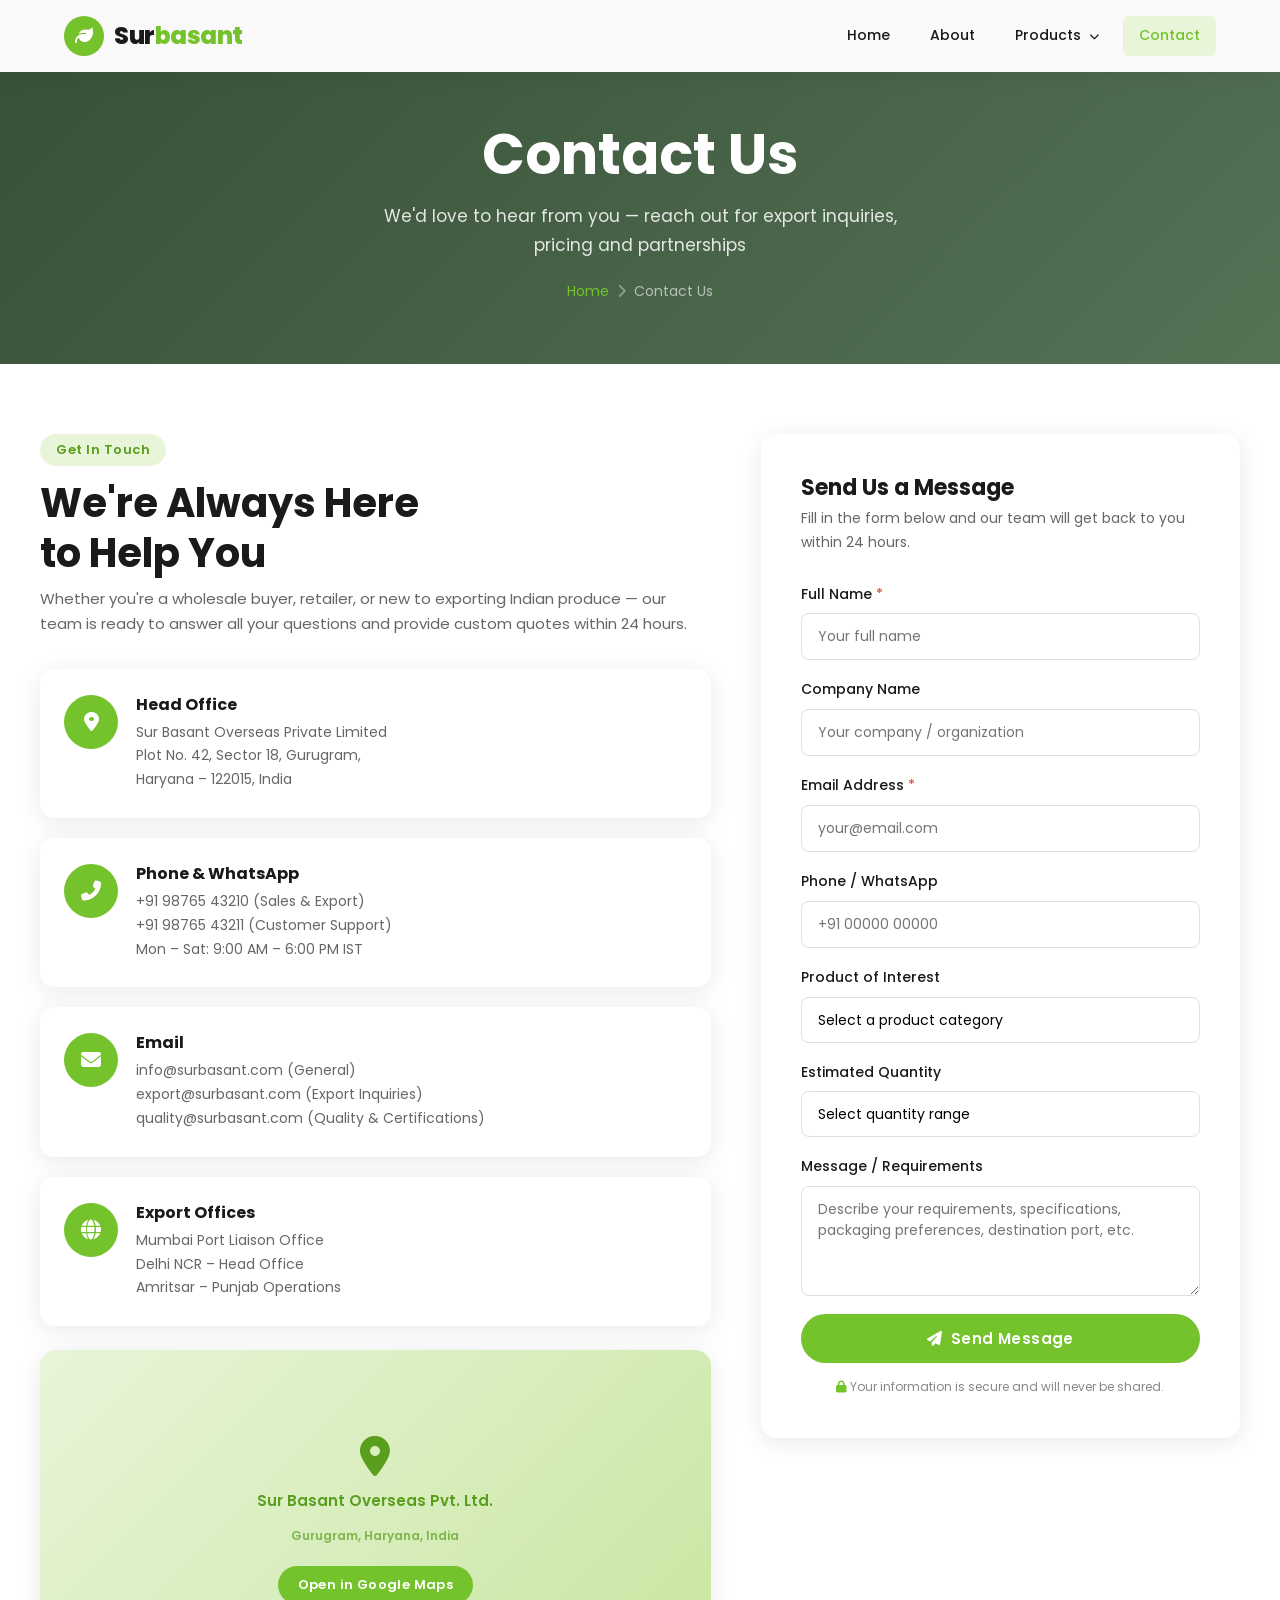
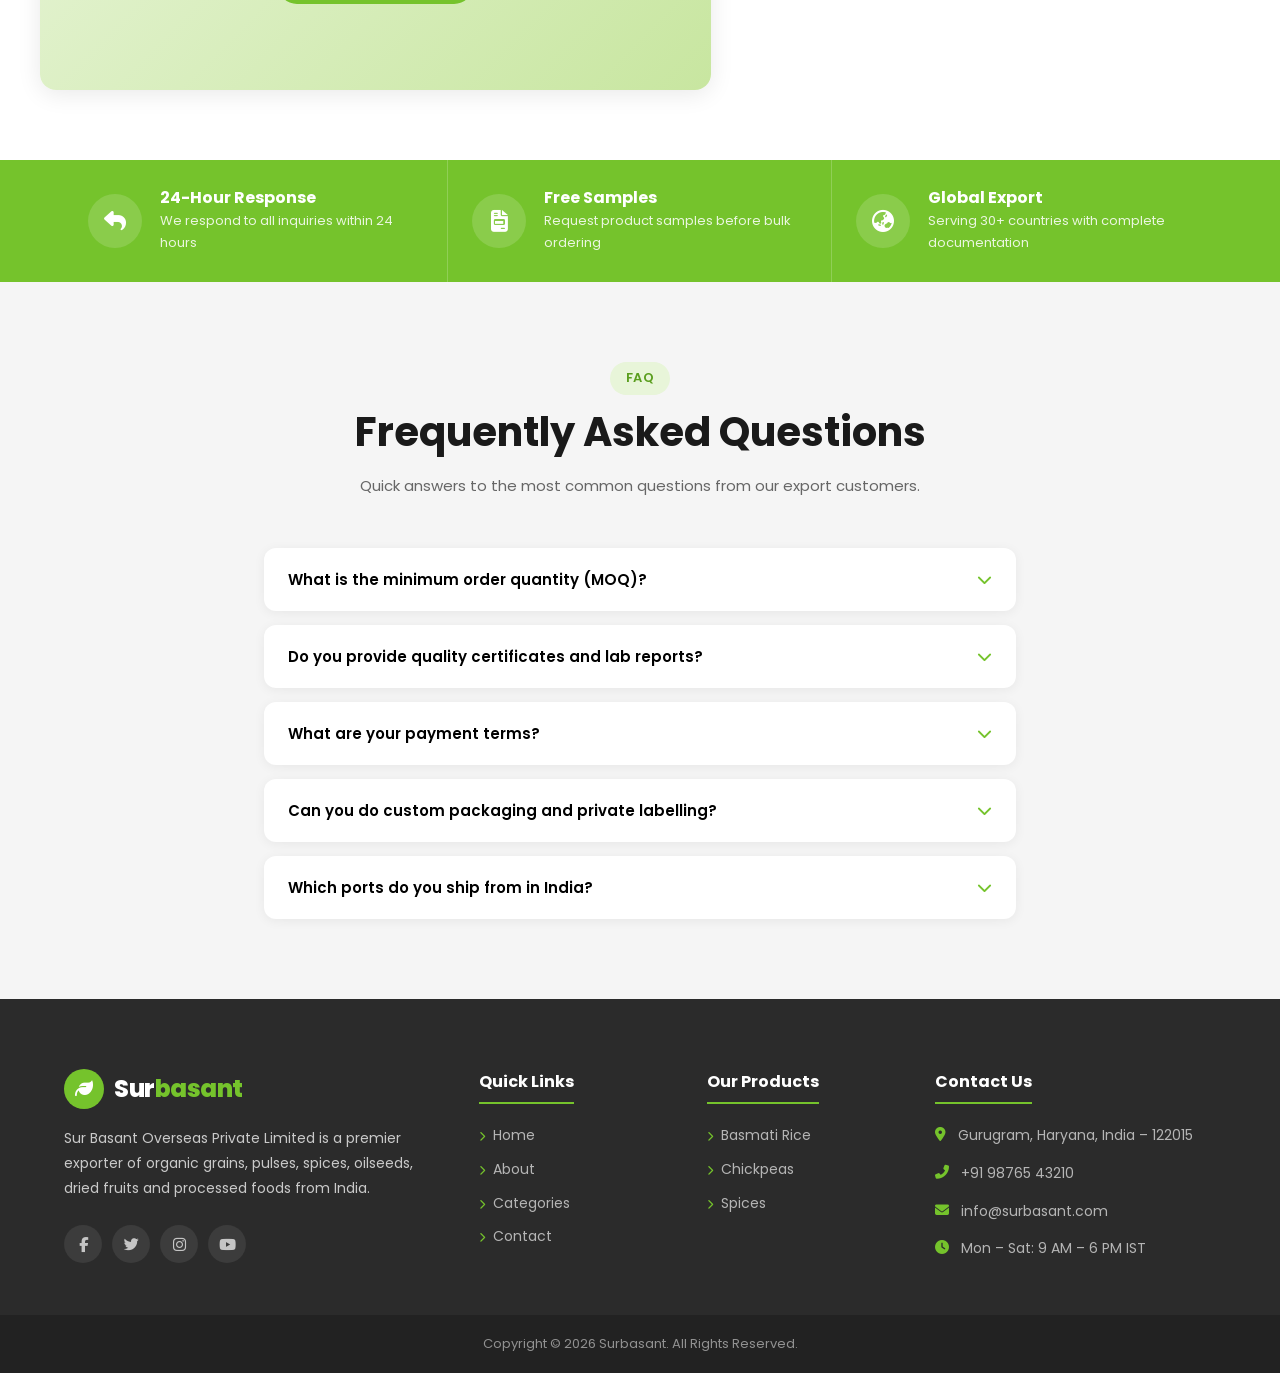
<file: contact.html>
<!DOCTYPE html>
<html lang="en">
<head>
  <meta charset="UTF-8" />
  <meta name="viewport" content="width=device-width, initial-scale=1.0" />
  <title>Contact Us – Sur Basant Overseas Private Limited</title>
  <meta name="description" content="Contact Sur Basant Overseas Private Limited for export inquiries, bulk orders, pricing and partnership. Reach us by phone, email or fill our contact form." />
  <link rel="preconnect" href="https://fonts.googleapis.com" />
  <link href="https://fonts.googleapis.com/css2?family=Poppins:wght@300;400;500;600;700;800&display=swap" rel="stylesheet" />
  <link rel="stylesheet" href="https://cdnjs.cloudflare.com/ajax/libs/font-awesome/6.5.0/css/all.min.css" />
  <link rel="stylesheet" href="style.css" />
</head>
<body>

  <!-- HEADER -->
  <header class="site-header" id="site-header">
    <div class="container header-inner">
      <div class="logo">
        <a href="index.html">
          <span class="logo-icon"><i class="fas fa-leaf"></i></span>
          <span class="logo-text">Sur<span>basant</span></span>
        </a>
      </div>
      <nav class="main-nav" id="main-nav">
        <ul>
          <li><a href="index.html">Home</a></li>
          <li><a href="about.html">About</a></li>
          <li class="has-dropdown">
            <a href="#">Products <i class="fas fa-chevron-down nav-arrow"></i></a>
            <ul class="dropdown">
              <li><a href="products/basmati-rice.html"><i class="fas fa-seedling"></i> Basmati Rice</a></li>
              <li><a href="products/chickpeas.html"><i class="fas fa-circle"></i> Chickpeas</a></li>
              <li><a href="category/spices.html"><i class="fas fa-pepper-hot"></i> Spices</a></li>
              <li><a href="#"><i class="fas fa-wheat-awn"></i> Grains</a></li>
              <li><a href="#"><i class="fas fa-apple-alt"></i> Dried Fruits</a></li>
            </ul>
          </li>
          <li><a href="contact.html" class="active">Contact</a></li>
        </ul>
      </nav>
      <button class="hamburger" id="hamburger"><span></span><span></span><span></span></button>
    </div>
  </header>

  <!-- PAGE BANNER -->
  <section class="page-banner" style="background-image: url('https://images.unsplash.com/photo-1423666639041-f56000c27a9a?w=1400&q=80')">
    <div class="page-banner-content container">
      <h1>Contact Us</h1>
      <p>We'd love to hear from you — reach out for export inquiries, pricing and partnerships</p>
      <nav class="breadcrumb" aria-label="Breadcrumb">
        <a href="index.html">Home</a>
        <span class="sep"><i class="fas fa-chevron-right"></i></span>
        <span>Contact Us</span>
      </nav>
    </div>
  </section>

  <!-- CONTACT MAIN -->
  <div class="container contact-page-grid">

    <!-- LEFT: Info + Map -->
    <div>
      <span class="section-tag">Get In Touch</span>
      <h2 class="section-title" style="margin-bottom:8px">We're Always Here<br/>to Help You</h2>
      <p style="color:#666;margin-bottom:32px;font-size:15px">Whether you're a wholesale buyer, retailer, or new to exporting Indian produce — our team is ready to answer all your questions and provide custom quotes within 24 hours.</p>

      <div class="contact-info-cards">
        <div class="contact-card">
          <div class="contact-card-icon"><i class="fas fa-map-marker-alt"></i></div>
          <div>
            <h4>Head Office</h4>
            <p>Sur Basant Overseas Private Limited<br/>
               Plot No. 42, Sector 18, Gurugram,<br/>
               Haryana – 122015, India</p>
          </div>
        </div>
        <div class="contact-card">
          <div class="contact-card-icon"><i class="fas fa-phone-alt"></i></div>
          <div>
            <h4>Phone &amp; WhatsApp</h4>
            <p>+91 98765 43210 (Sales &amp; Export)<br/>
               +91 98765 43211 (Customer Support)<br/>
               Mon – Sat: 9:00 AM – 6:00 PM IST</p>
          </div>
        </div>
        <div class="contact-card">
          <div class="contact-card-icon"><i class="fas fa-envelope"></i></div>
          <div>
            <h4>Email</h4>
            <p>info@surbasant.com (General)<br/>
               export@surbasant.com (Export Inquiries)<br/>
               quality@surbasant.com (Quality &amp; Certifications)</p>
          </div>
        </div>
        <div class="contact-card">
          <div class="contact-card-icon"><i class="fas fa-globe"></i></div>
          <div>
            <h4>Export Offices</h4>
            <p>Mumbai Port Liaison Office<br/>
               Delhi NCR – Head Office<br/>
               Amritsar – Punjab Operations</p>
          </div>
        </div>
      </div>

      <!-- Map placeholder -->
      <div class="map-container">
        <div class="map-placeholder">
          <i class="fas fa-map-marker-alt"></i>
          <span>Sur Basant Overseas Pvt. Ltd.</span>
          <small style="font-size:12px;opacity:0.7">Gurugram, Haryana, India</small>
          <a href="https://maps.google.com" target="_blank" class="btn btn-primary" style="margin-top:8px;font-size:13px;padding:8px 20px">Open in Google Maps</a>
        </div>
      </div>
    </div>

    <!-- RIGHT: Form -->
    <div class="contact-page-form">
      <h3>Send Us a Message</h3>
      <p>Fill in the form below and our team will get back to you within 24 hours.</p>

      <form id="contact-page-form">
        <div class="form-group">
          <label for="cp-name">Full Name <span style="color:#e74c3c">*</span></label>
          <input type="text" id="cp-name" name="name" placeholder="Your full name" required />
        </div>
        <div class="form-group">
          <label for="cp-company">Company Name</label>
          <input type="text" id="cp-company" name="company" placeholder="Your company / organization" />
        </div>
        <div class="form-group">
          <label for="cp-email">Email Address <span style="color:#e74c3c">*</span></label>
          <input type="email" id="cp-email" name="email" placeholder="your@email.com" required />
        </div>
        <div class="form-group">
          <label for="cp-phone">Phone / WhatsApp</label>
          <input type="tel" id="cp-phone" name="phone" placeholder="+91 00000 00000" />
        </div>
        <div class="form-group">
          <label for="cp-product">Product of Interest</label>
          <select id="cp-product" name="product" style="padding:12px 16px;border:1.5px solid #e0e0e0;border-radius:8px;font-family:var(--font);font-size:14px;outline:none;width:100%;transition:all .3s;appearance:none;background:#fff">
            <option value="">Select a product category</option>
            <option>Grains &amp; Rice (Basmati, Non-Basmati)</option>
            <option>Pulses &amp; Legumes (Chickpeas, Lentils, etc.)</option>
            <option>Spices (Turmeric, Pepper, Cumin, etc.)</option>
            <option>Oilseeds (Sesame, Mustard, etc.)</option>
            <option>Dried Fruits &amp; Nuts</option>
            <option>Processed Foods</option>
            <option>Multiple / Custom Mix</option>
          </select>
        </div>
        <div class="form-group">
          <label for="cp-qty">Estimated Quantity</label>
          <select id="cp-qty" name="quantity" style="padding:12px 16px;border:1.5px solid #e0e0e0;border-radius:8px;font-family:var(--font);font-size:14px;outline:none;width:100%;transition:all .3s;appearance:none;background:#fff">
            <option value="">Select quantity range</option>
            <option>Less than 100 kg (Sample)</option>
            <option>100 kg – 1 MT</option>
            <option>1 MT – 10 MT</option>
            <option>10 MT – 50 MT</option>
            <option>50 MT – 100 MT</option>
            <option>100 MT+ (Large Volume)</option>
          </select>
        </div>
        <div class="form-group">
          <label for="cp-message">Message / Requirements</label>
          <textarea id="cp-message" name="message" rows="4" placeholder="Describe your requirements, specifications, packaging preferences, destination port, etc."></textarea>
        </div>
        <button type="submit" class="btn btn-primary" style="width:100%" id="cp-submit">
          <i class="fas fa-paper-plane"></i>&nbsp; Send Message
        </button>
        <p style="font-size:12px;color:#888;text-align:center;margin-top:14px">
          <i class="fas fa-lock" style="color:#75c32c"></i> Your information is secure and will never be shared.
        </p>
      </form>
    </div>
  </div>

  <!-- QUICK FACTS STRIP -->
  <section class="features-strip" style="margin-top:0">
    <div class="container features-grid">
      <div class="feature-item">
        <div class="feature-icon"><i class="fas fa-reply"></i></div>
        <div class="feature-text">
          <h4>24-Hour Response</h4>
          <p>We respond to all inquiries within 24 hours</p>
        </div>
      </div>
      <div class="feature-item">
        <div class="feature-icon"><i class="fas fa-file-invoice"></i></div>
        <div class="feature-text">
          <h4>Free Samples</h4>
          <p>Request product samples before bulk ordering</p>
        </div>
      </div>
      <div class="feature-item">
        <div class="feature-icon"><i class="fas fa-globe-asia"></i></div>
        <div class="feature-text">
          <h4>Global Export</h4>
          <p>Serving 30+ countries with complete documentation</p>
        </div>
      </div>
    </div>
  </section>

  <!-- FAQ -->
  <section class="section-padding bg-light">
    <div class="container" style="max-width:800px">
      <div class="section-header">
        <span class="section-tag">FAQ</span>
        <h2 class="section-title">Frequently Asked Questions</h2>
        <p>Quick answers to the most common questions from our export customers.</p>
      </div>
      <div style="display:flex;flex-direction:column;gap:14px" id="faq-list">

        <div class="faq-item" style="background:#fff;border-radius:12px;box-shadow:0 2px 12px rgba(0,0,0,.06);overflow:hidden">
          <button class="faq-q" style="width:100%;text-align:left;padding:20px 24px;font-size:15px;font-weight:600;display:flex;align-items:center;justify-content:space-between;cursor:pointer;background:none;border:none;font-family:var(--font)">
            What is the minimum order quantity (MOQ)?
            <i class="fas fa-chevron-down faq-arrow" style="color:#75c32c;transition:transform .3s;flex-shrink:0"></i>
          </button>
          <div class="faq-a" style="display:none;padding:0 24px 20px;font-size:14px;color:#666;line-height:1.8">
            Our standard MOQ is 1 Metric Ton (MT) for most products. However, we can accommodate smaller sample orders (50–100 kg) for new customers evaluating our quality. For commodities like premium spices and dried fruits, the MOQ may vary. Please contact us for specific product MOQs.
          </div>
        </div>

        <div class="faq-item" style="background:#fff;border-radius:12px;box-shadow:0 2px 12px rgba(0,0,0,.06);overflow:hidden">
          <button class="faq-q" style="width:100%;text-align:left;padding:20px 24px;font-size:15px;font-weight:600;display:flex;align-items:center;justify-content:space-between;cursor:pointer;background:none;border:none;font-family:var(--font)">
            Do you provide quality certificates and lab reports?
            <i class="fas fa-chevron-down faq-arrow" style="color:#75c32c;transition:transform .3s;flex-shrink:0"></i>
          </button>
          <div class="faq-a" style="display:none;padding:0 24px 20px;font-size:14px;color:#666;line-height:1.8">
            Yes. Every shipment is accompanied by a comprehensive documentation package including: Certificate of Origin, Phytosanitary Certificate, Lab Analysis Report (pesticide residue, aflatoxin, heavy metals), Organic Certificate (if applicable), FSSAI License Copy, and Packing List. We can also provide USDA and EU organic certificates for certified shipments.
          </div>
        </div>

        <div class="faq-item" style="background:#fff;border-radius:12px;box-shadow:0 2px 12px rgba(0,0,0,.06);overflow:hidden">
          <button class="faq-q" style="width:100%;text-align:left;padding:20px 24px;font-size:15px;font-weight:600;display:flex;align-items:center;justify-content:space-between;cursor:pointer;background:none;border:none;font-family:var(--font)">
            What are your payment terms?
            <i class="fas fa-chevron-down faq-arrow" style="color:#75c32c;transition:transform .3s;flex-shrink:0"></i>
          </button>
          <div class="faq-a" style="display:none;padding:0 24px 20px;font-size:14px;color:#666;line-height:1.8">
            We typically accept: 30% advance payment + 70% against shipping documents (T/T), Letter of Credit (LC) at sight, and for established clients, open account terms can be discussed. We accept payments in USD, EUR, GBP, and INR via SWIFT bank transfer.
          </div>
        </div>

        <div class="faq-item" style="background:#fff;border-radius:12px;box-shadow:0 2px 12px rgba(0,0,0,.06);overflow:hidden">
          <button class="faq-q" style="width:100%;text-align:left;padding:20px 24px;font-size:15px;font-weight:600;display:flex;align-items:center;justify-content:space-between;cursor:pointer;background:none;border:none;font-family:var(--font)">
            Can you do custom packaging and private labelling?
            <i class="fas fa-chevron-down faq-arrow" style="color:#75c32c;transition:transform .3s;flex-shrink:0"></i>
          </button>
          <div class="faq-a" style="display:none;padding:0 24px 20px;font-size:14px;color:#666;line-height:1.8">
            Absolutely. We offer full private labelling and custom packaging services. We can pack in your branded pouches, bags, or boxes in sizes from 250g to 50kg. Minimum order for custom packaging is typically 5 MT. Our design team can help with label design compliant with your country's food labelling regulations.
          </div>
        </div>

        <div class="faq-item" style="background:#fff;border-radius:12px;box-shadow:0 2px 12px rgba(0,0,0,.06);overflow:hidden">
          <button class="faq-q" style="width:100%;text-align:left;padding:20px 24px;font-size:15px;font-weight:600;display:flex;align-items:center;justify-content:space-between;cursor:pointer;background:none;border:none;font-family:var(--font)">
            Which ports do you ship from in India?
            <i class="fas fa-chevron-down faq-arrow" style="color:#75c32c;transition:transform .3s;flex-shrink:0"></i>
          </button>
          <div class="faq-a" style="display:none;padding:0 24px 20px;font-size:14px;color:#666;line-height:1.8">
            We ship from all major Indian ports including JNPT (Nhava Sheva), Mundra, Kandla, Chennai, Kolkata, and Vizag. We also handle inland container depot (ICD) stuffing at Delhi, Ludhiana, and Jaipur for Northern India origin goods. We can arrange FCL and LCL shipments as per your requirement.
          </div>
        </div>

      </div>
    </div>
  </section>

  <!-- FOOTER -->
  <footer class="site-footer">
    <div class="footer-main">
      <div class="container footer-grid">
        <div class="footer-col footer-about">
          <div class="footer-logo">
            <span class="logo-icon"><i class="fas fa-leaf"></i></span>
            <span class="logo-text">Sur<span>basant</span></span>
          </div>
          <p>Sur Basant Overseas Private Limited is a premier exporter of organic grains, pulses, spices, oilseeds, dried fruits and processed foods from India.</p>
          <div class="footer-social">
            <a href="#" aria-label="Facebook"><i class="fab fa-facebook-f"></i></a>
            <a href="#" aria-label="Twitter"><i class="fab fa-twitter"></i></a>
            <a href="#" aria-label="Instagram"><i class="fab fa-instagram"></i></a>
            <a href="#" aria-label="YouTube"><i class="fab fa-youtube"></i></a>
          </div>
        </div>
        <div class="footer-col">
          <h4 class="footer-col-title">Quick Links</h4>
          <ul class="footer-links">
            <li><a href="index.html"><i class="fas fa-chevron-right"></i> Home</a></li>
            <li><a href="about.html"><i class="fas fa-chevron-right"></i> About</a></li>
            <li><a href="category/spices.html"><i class="fas fa-chevron-right"></i> Categories</a></li>
            <li><a href="contact.html"><i class="fas fa-chevron-right"></i> Contact</a></li>
          </ul>
        </div>
        <div class="footer-col">
          <h4 class="footer-col-title">Our Products</h4>
          <ul class="footer-links">
            <li><a href="products/basmati-rice.html"><i class="fas fa-chevron-right"></i> Basmati Rice</a></li>
            <li><a href="products/chickpeas.html"><i class="fas fa-chevron-right"></i> Chickpeas</a></li>
            <li><a href="category/spices.html"><i class="fas fa-chevron-right"></i> Spices</a></li>
          </ul>
        </div>
        <div class="footer-col">
          <h4 class="footer-col-title">Contact Us</h4>
          <ul class="footer-contact-list">
            <li><i class="fas fa-map-marker-alt"></i> Gurugram, Haryana, India – 122015</li>
            <li><i class="fas fa-phone-alt"></i> +91 98765 43210</li>
            <li><i class="fas fa-envelope"></i> info@surbasant.com</li>
            <li><i class="fas fa-clock"></i> Mon – Sat: 9 AM – 6 PM IST</li>
          </ul>
        </div>
      </div>
    </div>
    <div class="footer-bottom">
      <div class="container"><p>Copyright &copy; <span id="year"></span> Surbasant. All Rights Reserved.</p></div>
    </div>
  </footer>
  <button class="back-to-top" id="back-to-top"><i class="fas fa-arrow-up"></i></button>

  <script src="script.js"></script>
  <script>
    // Contact form
    document.getElementById('contact-page-form').addEventListener('submit', function(e) {
      e.preventDefault();
      const btn = document.getElementById('cp-submit');
      btn.innerHTML = '<i class="fas fa-spinner fa-spin"></i>&nbsp; Sending…';
      btn.disabled = true;
      setTimeout(() => {
        const toast = document.createElement('div');
        toast.style.cssText = 'position:fixed;bottom:90px;right:32px;background:#75c32c;color:#fff;padding:14px 24px;border-radius:10px;font-size:14px;font-weight:500;box-shadow:0 8px 24px rgba(0,0,0,.15);z-index:9999;font-family:Poppins,sans-serif;max-width:320px;';
        toast.textContent = '✅ Message sent! We\'ll respond within 24 hours.';
        document.body.appendChild(toast);
        setTimeout(() => toast.remove(), 4500);
        this.reset();
        btn.innerHTML = '<i class="fas fa-paper-plane"></i>&nbsp; Send Message';
        btn.disabled = false;
      }, 1500);
    });

    // FAQ accordion
    document.querySelectorAll('.faq-q').forEach(btn => {
      btn.addEventListener('click', () => {
        const item   = btn.closest('.faq-item');
        const answer = item.querySelector('.faq-a');
        const arrow  = btn.querySelector('.faq-arrow');
        const isOpen = answer.style.display === 'block';
        // Close all
        document.querySelectorAll('.faq-a').forEach(a => a.style.display = 'none');
        document.querySelectorAll('.faq-arrow').forEach(a => a.style.transform = 'rotate(0deg)');
        if (!isOpen) {
          answer.style.display = 'block';
          arrow.style.transform = 'rotate(180deg)';
        }
      });
    });
  </script>
</body>
</html>
</file>
<file: style.css>
/* ============================================================
   SURBASANT CLONE – MAIN STYLESHEET
   ============================================================ */

/* ---------- CSS Variables ---------- */
:root {
  --green:       #75c32c;
  --green-dark:  #5a9e1e;
  --green-light: #e8f5d9;
  --orange:      #f5a623;
  --dark:        #1a1a1a;
  --dark-2:      #2b2b2b;
  --gray:        #666666;
  --light-gray:  #f5f5f5;
  --white:       #ffffff;
  --font:        'Poppins', sans-serif;
  --radius:      8px;
  --shadow:      0 4px 24px rgba(0,0,0,0.09);
  --transition:  all 0.3s ease;
}

/* ---------- Reset & Base ---------- */
*, *::before, *::after { box-sizing: border-box; margin: 0; padding: 0; }
html { scroll-behavior: smooth; }
body {
  font-family: var(--font);
  font-size: 15px;
  color: var(--dark);
  line-height: 1.7;
  background: #fff;
  overflow-x: hidden;
}
img { max-width: 100%; display: block; }
a { text-decoration: none; color: inherit; }
ul { list-style: none; }
h1,h2,h3,h4,h5 { font-weight: 700; line-height: 1.25; }
button { cursor: pointer; border: none; background: none; font-family: var(--font); }

/* ---------- Utilities ---------- */
.container { max-width: 1200px; margin: 0 auto; padding: 0 24px; }
.section-padding { padding: 80px 0; }
.bg-light { background: var(--light-gray); }
.mt-20 { margin-top: 20px; }

/* ---------- Buttons ---------- */
.btn {
  display: inline-block;
  padding: 13px 32px;
  border-radius: 40px;
  font-size: 15px;
  font-weight: 600;
  transition: var(--transition);
  letter-spacing: 0.4px;
}
.btn-primary {
  background: var(--green);
  color: #fff;
}
.btn-primary:hover { background: var(--green-dark); transform: translateY(-2px); box-shadow: 0 8px 24px rgba(117,195,44,0.3); }
.btn-outline {
  border: 2px solid #fff;
  color: #fff;
  background: transparent;
}
.btn-outline:hover { background: #fff; color: var(--dark); }
.btn-green { background: var(--green); color: #fff; }
.btn-green:hover { background: var(--green-dark); transform: translateY(-2px); }

/* ---------- Section Tags & Titles ---------- */
.section-tag {
  display: inline-block;
  background: var(--green-light);
  color: var(--green-dark);
  padding: 5px 16px;
  border-radius: 20px;
  font-size: 13px;
  font-weight: 600;
  margin-bottom: 12px;
  letter-spacing: 0.5px;
}
.section-title {
  font-size: clamp(28px, 4vw, 40px);
  color: var(--dark);
  margin-bottom: 16px;
}
.section-header { text-align: center; max-width: 600px; margin: 0 auto 50px; }
.section-header p { color: var(--gray); }


/* ============================================================
   HEADER
   ============================================================ */
.site-header {
  position: fixed;
  top: 0; left: 0; right: 0;
  z-index: 1000;
  padding: 0;
  background: rgba(255,255,255,0.97);
  box-shadow: 0 2px 20px rgba(0,0,0,0.08);
  transition: var(--transition);
}
.site-header.scrolled { box-shadow: 0 4px 30px rgba(0,0,0,0.12); }
.header-inner {
  display: flex;
  align-items: center;
  justify-content: space-between;
  height: 72px;
}
.logo a {
  display: flex;
  align-items: center;
  gap: 10px;
}
.logo-icon {
  width: 40px; height: 40px;
  background: var(--green);
  border-radius: 50%;
  display: flex; align-items: center; justify-content: center;
  color: #fff;
  font-size: 18px;
}
.logo-text {
  font-size: 24px;
  font-weight: 800;
  color: var(--dark);
  letter-spacing: -0.5px;
}
.logo-text span { color: var(--green); }

.main-nav ul { display: flex; gap: 8px; }
.main-nav ul li a {
  display: block;
  padding: 8px 16px;
  border-radius: 6px;
  font-size: 14px;
  font-weight: 500;
  color: var(--dark);
  transition: var(--transition);
}
.main-nav ul li a:hover,
.main-nav ul li a.active {
  color: var(--green);
  background: var(--green-light);
}

/* Dropdown */
.has-dropdown { position: relative; }
.dropdown {
  position: absolute;
  top: calc(100% + 8px);
  left: 0;
  background: #fff;
  border-radius: 10px;
  box-shadow: 0 8px 32px rgba(0,0,0,0.12);
  min-width: 200px;
  padding: 8px 0;
  opacity: 0;
  pointer-events: none;
  transform: translateY(8px);
  transition: all 0.25s ease;
  z-index: 100;
  border-top: 3px solid var(--green);
}
.dropdown::before {
  content: '';
  position: absolute;
  top: -12px;
  left: 0;
  width: 100%;
  height: 12px;
  background: transparent;
}
.has-dropdown:hover .dropdown {
  opacity: 1;
  pointer-events: all;
  transform: translateY(0);
}
.dropdown li a {
  display: flex;
  align-items: center;
  gap: 10px;
  padding: 10px 18px !important;
  font-size: 14px;
  color: var(--dark) !important;
  background: none !important;
  border-radius: 0 !important;
  transition: var(--transition);
}
.dropdown li a i { color: var(--green); width: 16px; font-size: 13px; }
.dropdown li a:hover { background: var(--green-light) !important; color: var(--green) !important; padding-left: 22px !important; }
.nav-arrow { font-size: 10px; margin-left: 4px; transition: transform 0.2s; }
.has-dropdown:hover .nav-arrow { transform: rotate(180deg); }

.hamburger {
  display: none;
  flex-direction: column;
  gap: 5px;
  padding: 4px;
}
.hamburger span {
  display: block;
  width: 24px; height: 2.5px;
  background: var(--dark);
  border-radius: 2px;
  transition: var(--transition);
}
.hamburger.open span:nth-child(1) { transform: translateY(7.5px) rotate(45deg); }
.hamburger.open span:nth-child(2) { opacity: 0; }
.hamburger.open span:nth-child(3) { transform: translateY(-7.5px) rotate(-45deg); }


/* ============================================================
   HERO
   ============================================================ */
.hero {
  position: relative;
  height: 100vh;
  min-height: 600px;
  display: flex;
  align-items: center;
  overflow: hidden;
}
.hero-bg {
  position: absolute;
  inset: 0;
  background: url('https://images.unsplash.com/photo-1542838132-92c53300491e?w=1600&q=80') center/cover no-repeat;
  transform: scale(1.05);
  transition: transform 8s ease;
  animation: heroZoom 8s ease-out forwards;
}
@keyframes heroZoom { from { transform: scale(1.05); } to { transform: scale(1); } }
.hero-overlay {
  position: absolute;
  inset: 0;
  background: linear-gradient(135deg, rgba(10,30,10,0.82) 0%, rgba(10,40,20,0.6) 100%);
}
.hero-content {
  position: relative;
  z-index: 2;
  color: #fff;
  max-width: 640px;
  animation: fadeInUp 0.9s ease both;
}
@keyframes fadeInUp {
  from { opacity: 0; transform: translateY(40px); }
  to   { opacity: 1; transform: translateY(0); }
}
.hero-tag {
  display: inline-flex;
  align-items: center;
  gap: 8px;
  background: rgba(117,195,44,0.25);
  border: 1px solid rgba(117,195,44,0.5);
  color: #a8e063;
  padding: 6px 18px;
  border-radius: 20px;
  font-size: 13px;
  font-weight: 600;
  margin-bottom: 20px;
  backdrop-filter: blur(6px);
}
.hero-tag::before { content: "🌿"; font-size: 14px; }
.hero-title {
  font-size: clamp(40px, 6vw, 70px);
  font-weight: 800;
  line-height: 1.1;
  margin-bottom: 20px;
  color: #fff;
  text-shadow: 0 2px 20px rgba(0,0,0,0.3);
}
.hero-subtitle {
  font-size: 17px;
  color: rgba(255,255,255,0.85);
  margin-bottom: 36px;
  max-width: 420px;
}
.hero-btns { display: flex; gap: 16px; flex-wrap: wrap; }

.hero-scroll-indicator {
  position: absolute;
  bottom: 32px;
  left: 50%;
  transform: translateX(-50%);
  z-index: 2;
  animation: bounce 2s infinite;
}
.hero-scroll-indicator span {
  width: 44px; height: 44px;
  border: 2px solid rgba(255,255,255,0.4);
  border-radius: 50%;
  display: flex; align-items: center; justify-content: center;
  color: rgba(255,255,255,0.7);
  font-size: 14px;
}
@keyframes bounce {
  0%,100% { transform: translateX(-50%) translateY(0); }
  50%      { transform: translateX(-50%) translateY(8px); }
}


/* ============================================================
   FEATURES STRIP
   ============================================================ */
.features-strip {
  background: var(--green);
  padding: 0;
}
.features-grid {
  display: grid;
  grid-template-columns: repeat(3, 1fr);
}
.feature-item {
  display: flex;
  align-items: center;
  gap: 18px;
  padding: 28px 24px;
  color: #fff;
  border-right: 1px solid rgba(255,255,255,0.2);
  transition: var(--transition);
}
.feature-item:last-child { border-right: none; }
.feature-item:hover { background: rgba(0,0,0,0.1); }
.feature-icon {
  width: 54px; height: 54px;
  background: rgba(255,255,255,0.15);
  border-radius: 50%;
  display: flex; align-items: center; justify-content: center;
  font-size: 22px;
  flex-shrink: 0;
}
.feature-text h4 { font-size: 16px; margin-bottom: 2px; }
.feature-text p  { font-size: 13px; opacity: 0.85; }


/* ============================================================
   ABOUT SECTION
   ============================================================ */
.about-grid {
  display: grid;
  grid-template-columns: 1fr 1fr;
  gap: 60px;
  align-items: center;
}
.about-text p { color: var(--gray); margin-bottom: 16px; }
.about-signature {
  display: flex;
  align-items: center;
  gap: 16px;
  margin: 24px 0;
}
.signature-img {
  width: 56px; height: 56px;
  border-radius: 50%;
  border: 3px solid var(--green);
}
.about-signature strong { display: block; font-size: 16px; }
.about-signature span  { font-size: 13px; color: var(--gray); }
.about-image {
  position: relative;
  border-radius: 16px;
  overflow: visible;
}
.about-image img {
  border-radius: 16px;
  width: 100%;
  height: 420px;
  object-fit: cover;
  box-shadow: var(--shadow);
  transform: perspective(1000px) rotateY(-3deg);
  transition: var(--transition);
}
.about-image:hover img { transform: perspective(1000px) rotateY(0deg); }
.about-badge {
  position: absolute;
  bottom: -24px;
  right: -24px;
  background: var(--green);
  color: #fff;
  width: 110px; height: 110px;
  border-radius: 50%;
  display: flex;
  flex-direction: column;
  align-items: center;
  justify-content: center;
  text-align: center;
  box-shadow: 0 8px 24px rgba(117,195,44,0.4);
  animation: spin-badge 20s linear infinite;
}
@keyframes spin-badge { from { box-shadow: 0 8px 24px rgba(117,195,44,0.4); } to { box-shadow: 0 8px 32px rgba(117,195,44,0.6); } }
.badge-num { font-size: 30px; font-weight: 800; line-height: 1; }
.badge-txt { font-size: 11px; line-height: 1.3; opacity: 0.9; }


/* ============================================================
   PRODUCTS GRID
   ============================================================ */
.products-grid {
  display: grid;
  grid-template-columns: repeat(4, 1fr);
  gap: 24px;
}
.product-card {
  background: #fff;
  border-radius: 14px;
  overflow: hidden;
  box-shadow: var(--shadow);
  transition: var(--transition);
}
.product-card:hover { transform: translateY(-8px); box-shadow: 0 16px 40px rgba(0,0,0,0.13); }
.product-img-wrap {
  position: relative;
  overflow: hidden;
  height: 220px;
}
.product-img-wrap img {
  width: 100%; height: 100%;
  object-fit: cover;
  transition: transform 0.5s ease;
}
.product-card:hover .product-img-wrap img { transform: scale(1.08); }
.product-hover-btn {
  position: absolute;
  bottom: -50px;
  left: 50%;
  transform: translateX(-50%);
  width: 46px; height: 46px;
  background: var(--green);
  border-radius: 50%;
  display: flex; align-items: center; justify-content: center;
  color: #fff;
  font-size: 16px;
  transition: bottom 0.35s ease;
  box-shadow: 0 4px 16px rgba(117,195,44,0.4);
}
.product-card:hover .product-hover-btn { bottom: 16px; }
.product-info { padding: 18px 18px 20px; }
.product-cat { font-size: 12px; color: var(--green); font-weight: 600; text-transform: uppercase; letter-spacing: 0.5px; }
.product-name { margin: 6px 0 8px; font-size: 16px; }
.product-name a { color: var(--dark); transition: var(--transition); }
.product-name a:hover { color: var(--green); }
.product-stars { color: var(--orange); font-size: 13px; margin-bottom: 8px; }
.product-price { font-size: 18px; font-weight: 700; color: var(--green); }

/* Filter Tabs */
.product-filter-tabs {
  display: flex;
  justify-content: center;
  gap: 10px;
  flex-wrap: wrap;
  margin-bottom: 40px;
}
.filter-btn {
  padding: 9px 24px;
  border-radius: 30px;
  border: 2px solid #ddd;
  font-size: 14px;
  font-weight: 500;
  color: var(--gray);
  transition: var(--transition);
}
.filter-btn:hover,
.filter-btn.active {
  border-color: var(--green);
  background: var(--green);
  color: #fff;
}
.product-card.hidden { display: none; }


/* ============================================================
   OFFER BANNER
   ============================================================ */
.offer-banner {
  position: relative;
  background: url('https://images.unsplash.com/photo-1498837167922-ddd27525d352?w=1400&q=80') center/cover no-repeat;
  padding: 100px 0;
}
.offer-overlay {
  position: absolute;
  inset: 0;
  background: linear-gradient(135deg, rgba(20,60,10,0.88) 0%, rgba(40,80,10,0.7) 100%);
}
.offer-content {
  position: relative;
  z-index: 2;
  text-align: center;
  color: #fff;
}
.offer-tag {
  display: inline-block;
  background: var(--orange);
  color: #fff;
  padding: 5px 18px;
  border-radius: 20px;
  font-size: 12px;
  font-weight: 700;
  text-transform: uppercase;
  letter-spacing: 1px;
  margin-bottom: 16px;
  animation: pulse 2s infinite;
}
@keyframes pulse {
  0%,100% { box-shadow: 0 0 0 0 rgba(245,166,35,0.4); }
  50%      { box-shadow: 0 0 0 12px rgba(245,166,35,0); }
}
.offer-content h2 { font-size: clamp(28px, 4.5vw, 48px); margin-bottom: 14px; }
.offer-content p  { font-size: 17px; opacity: 0.85; margin-bottom: 30px; }


/* ============================================================
   SERVICES SECTION
   ============================================================ */
.services-layout {
  display: grid;
  grid-template-columns: 1fr 260px 1fr;
  gap: 40px;
  align-items: center;
}
.services-center img {
  border-radius: 50%;
  width: 100%;
  aspect-ratio: 1;
  object-fit: cover;
  box-shadow: 0 0 0 16px var(--green-light), 0 0 0 24px rgba(117,195,44,0.15);
}
.service-item {
  display: flex;
  align-items: flex-start;
  gap: 16px;
  margin-bottom: 30px;
}
.service-item.reverse { flex-direction: row-reverse; text-align: right; }
.service-icon {
  width: 54px; height: 54px;
  background: var(--green-light);
  border-radius: 50%;
  display: flex; align-items: center; justify-content: center;
  font-size: 22px;
  color: var(--green);
  flex-shrink: 0;
  transition: var(--transition);
}
.service-item:hover .service-icon {
  background: var(--green);
  color: #fff;
  transform: scale(1.1);
}
.service-text h4 { font-size: 16px; margin-bottom: 4px; }
.service-text p  { font-size: 13px; color: var(--gray); }


/* ============================================================
   DELIVERY BANNER
   ============================================================ */
.delivery-banner {
  position: relative;
  background: url('https://images.unsplash.com/photo-1610348725531-843dff563e2c?w=1400&q=80') center/cover no-repeat;
  padding: 100px 0;
}
.delivery-overlay {
  position: absolute;
  inset: 0;
  background: linear-gradient(90deg, rgba(10,40,10,0.9) 0%, rgba(10,40,10,0.5) 100%);
}
.delivery-content {
  position: relative;
  z-index: 2;
  color: #fff;
  max-width: 560px;
}
.delivery-content h2 { font-size: clamp(28px, 4vw, 44px); margin-bottom: 16px; }
.delivery-content p  { font-size: 16px; opacity: 0.85; margin-bottom: 28px; }


/* ============================================================
   STATS
   ============================================================ */
.stats-section { background: var(--dark); }
.stats-grid {
  display: grid;
  grid-template-columns: repeat(4, 1fr);
  gap: 20px;
  text-align: center;
}
.stat-item { padding: 30px 20px; }
.stat-num {
  font-size: clamp(40px, 5vw, 60px);
  font-weight: 800;
  color: var(--green);
  line-height: 1;
}
.stat-suffix { font-size: 30px; font-weight: 700; color: var(--green); }
.stat-item p { color: rgba(255,255,255,0.6); font-size: 14px; margin-top: 8px; }


/* ============================================================
   TESTIMONIALS
   ============================================================ */
.testimonials-grid {
  display: grid;
  grid-template-columns: repeat(3, 1fr);
  gap: 28px;
}
.testimonial-card {
  background: #fff;
  border-radius: 16px;
  padding: 32px 28px;
  box-shadow: var(--shadow);
  transition: var(--transition);
  position: relative;
}
.testimonial-card:hover { transform: translateY(-6px); box-shadow: 0 16px 40px rgba(0,0,0,0.12); }
.featured-testimonial {
  background: var(--green);
  color: #fff;
}
.featured-testimonial p { color: rgba(255,255,255,0.9); }
.featured-testimonial .testimonial-stars { color: #fff; }
.featured-testimonial .testimonial-author strong { color: #fff; }
.featured-testimonial .testimonial-author span { color: rgba(255,255,255,0.75); }
.featured-testimonial .testimonial-quote { color: rgba(255,255,255,0.3); }
.testimonial-quote { font-size: 40px; color: var(--green-light); line-height: 1; margin-bottom: 16px; }
.testimonial-card p { font-size: 14px; color: var(--gray); margin-bottom: 16px; line-height: 1.8; }
.testimonial-stars { color: var(--orange); font-size: 13px; margin-bottom: 20px; }
.testimonial-author {
  display: flex;
  align-items: center;
  gap: 14px;
  padding-top: 18px;
  border-top: 1px solid #f0f0f0;
}
.featured-testimonial .testimonial-author { border-top-color: rgba(255,255,255,0.2); }
.testimonial-author img {
  width: 48px; height: 48px;
  border-radius: 50%;
  border: 3px solid var(--green-light);
  background: #eee;
}
.testimonial-author strong { display: block; font-size: 15px; }
.testimonial-author span { font-size: 13px; color: var(--gray); }


/* ============================================================
   BLOG
   ============================================================ */
.blog-grid {
  display: grid;
  grid-template-columns: repeat(3, 1fr);
  gap: 28px;
}
.blog-card {
  background: #fff;
  border-radius: 14px;
  overflow: hidden;
  box-shadow: var(--shadow);
  transition: var(--transition);
}
.blog-card:hover { transform: translateY(-6px); box-shadow: 0 16px 40px rgba(0,0,0,0.12); }
.blog-img { position: relative; height: 220px; overflow: hidden; }
.blog-img img { width: 100%; height: 100%; object-fit: cover; transition: transform 0.5s ease; }
.blog-card:hover .blog-img img { transform: scale(1.07); }
.blog-date {
  position: absolute;
  bottom: 14px; left: 14px;
  background: var(--green);
  color: #fff;
  padding: 4px 12px;
  border-radius: 6px;
  font-size: 12px;
  font-weight: 600;
}
.blog-content { padding: 22px 22px 26px; }
.blog-meta { display: flex; gap: 14px; margin-bottom: 12px; }
.blog-meta span { font-size: 12px; color: var(--gray); }
.blog-meta span i { color: var(--green); margin-right: 4px; }
.blog-content h4 { font-size: 17px; margin-bottom: 10px; }
.blog-content h4 a { color: var(--dark); transition: var(--transition); }
.blog-content h4 a:hover { color: var(--green); }
.blog-content p { font-size: 14px; color: var(--gray); margin-bottom: 16px; }
.read-more {
  font-size: 14px;
  font-weight: 600;
  color: var(--green);
  display: inline-flex;
  align-items: center;
  gap: 8px;
  transition: var(--transition);
}
.read-more i { transition: transform 0.3s; }
.read-more:hover { color: var(--green-dark); }
.read-more:hover i { transform: translateX(4px); }


/* ============================================================
   PARTNERS
   ============================================================ */
.partners-section {
  background: #fff;
  padding: 36px 0;
  border-top: 1px solid #eee;
  border-bottom: 1px solid #eee;
}
.partners-slider {
  display: flex;
  align-items: center;
  justify-content: center;
  gap: 48px;
  flex-wrap: wrap;
}
.partner-logo img {
  height: 36px;
  width: auto;
  object-fit: contain;
  filter: grayscale(100%) opacity(0.5);
  transition: var(--transition);
}
.partner-logo img:hover { filter: grayscale(0%) opacity(1); }


/* ============================================================
   CONTACT
   ============================================================ */
.contact-grid {
  display: grid;
  grid-template-columns: 1fr 380px;
  gap: 50px;
  align-items: start;
}
.contact-form-wrap {
  background: #fff;
  border-radius: 16px;
  padding: 40px;
  box-shadow: var(--shadow);
}
.contact-form .form-row { display: grid; grid-template-columns: 1fr 1fr; gap: 20px; }
.form-group { display: flex; flex-direction: column; gap: 7px; margin-bottom: 20px; }
.form-group label { font-size: 14px; font-weight: 500; color: var(--dark); }
.form-group input,
.form-group textarea {
  padding: 12px 16px;
  border: 1.5px solid #e0e0e0;
  border-radius: var(--radius);
  font-family: var(--font);
  font-size: 14px;
  color: var(--dark);
  transition: var(--transition);
  outline: none;
}
.form-group input:focus,
.form-group textarea:focus { border-color: var(--green); box-shadow: 0 0 0 3px rgba(117,195,44,0.12); }
.form-group textarea { resize: vertical; }

.contact-info-wrap { display: flex; flex-direction: column; gap: 0; }
.contact-info-item {
  display: flex;
  align-items: flex-start;
  gap: 18px;
  padding: 22px 0;
  border-bottom: 1px solid #eee;
}
.contact-info-item:last-child { border-bottom: none; }
.contact-info-icon {
  width: 48px; height: 48px;
  background: var(--green-light);
  border-radius: 50%;
  display: flex; align-items: center; justify-content: center;
  color: var(--green);
  font-size: 18px;
  flex-shrink: 0;
}
.contact-info-item h4 { font-size: 15px; margin-bottom: 4px; }
.contact-info-item p  { font-size: 14px; color: var(--gray); }


/* ============================================================
   FOOTER
   ============================================================ */
.site-footer { background: var(--dark-2); color: rgba(255,255,255,0.75); }
.footer-main { padding: 70px 0 40px; }
.footer-grid {
  display: grid;
  grid-template-columns: 2fr 1fr 1fr 1.5fr;
  gap: 40px;
}
.footer-about p { font-size: 14px; line-height: 1.8; margin: 16px 0 24px; }
.footer-logo {
  display: flex;
  align-items: center;
  gap: 10px;
}
.footer-logo .logo-text { color: #fff; }
.footer-social { display: flex; gap: 10px; }
.footer-social a {
  width: 38px; height: 38px;
  border-radius: 50%;
  background: rgba(255,255,255,0.08);
  display: flex; align-items: center; justify-content: center;
  color: rgba(255,255,255,0.7);
  font-size: 15px;
  transition: var(--transition);
}
.footer-social a:hover { background: var(--green); color: #fff; transform: translateY(-3px); }
.footer-col-title {
  font-size: 16px;
  font-weight: 700;
  color: #fff;
  margin-bottom: 20px;
  padding-bottom: 10px;
  border-bottom: 2px solid var(--green);
  display: inline-block;
}
.footer-links li { margin-bottom: 10px; }
.footer-links a {
  font-size: 14px;
  color: rgba(255,255,255,0.65);
  transition: var(--transition);
  display: flex;
  align-items: center;
  gap: 8px;
}
.footer-links a i { font-size: 10px; color: var(--green); }
.footer-links a:hover { color: var(--green); padding-left: 4px; }
.footer-contact-list li {
  display: flex;
  align-items: flex-start;
  gap: 12px;
  font-size: 14px;
  margin-bottom: 14px;
  color: rgba(255,255,255,0.65);
}
.footer-contact-list i { color: var(--green); margin-top: 3px; flex-shrink: 0; }
.footer-bottom {
  background: rgba(0,0,0,0.2);
  padding: 18px 0;
  text-align: center;
  font-size: 13px;
  color: rgba(255,255,255,0.5);
}
.footer-bottom p { margin: 0; }

/* Back to Top */
.back-to-top {
  position: fixed;
  bottom: 32px; right: 32px;
  width: 46px; height: 46px;
  background: var(--green);
  color: #fff;
  border-radius: 50%;
  font-size: 16px;
  box-shadow: 0 4px 16px rgba(117,195,44,0.4);
  opacity: 0;
  pointer-events: none;
  transition: var(--transition);
  z-index: 999;
  display: flex; align-items: center; justify-content: center;
}
.back-to-top.visible { opacity: 1; pointer-events: all; }
.back-to-top:hover { background: var(--green-dark); transform: translateY(-3px); }


/* ============================================================
   RESPONSIVE
   ============================================================ */
@media (max-width: 1024px) {
  .products-grid { grid-template-columns: repeat(2, 1fr); }
  .services-layout { grid-template-columns: 1fr 1fr; }
  .services-center { display: none; }
  .footer-grid { grid-template-columns: 1fr 1fr; gap: 32px; }
}

@media (max-width: 768px) {
  .section-padding { padding: 60px 0; }
  .about-grid { grid-template-columns: 1fr; }
  .about-image { order: -1; }
  .about-image img { height: 280px; transform: none; }
  .about-badge { bottom: -20px; right: 16px; }
  .features-grid { grid-template-columns: 1fr; }
  .feature-item { border-right: none; border-bottom: 1px solid rgba(255,255,255,0.2); }
  .feature-item:last-child { border-bottom: none; }
  .services-layout { grid-template-columns: 1fr; }
  .testimonials-grid { grid-template-columns: 1fr; }
  .blog-grid { grid-template-columns: 1fr; }
  .stats-grid { grid-template-columns: repeat(2, 1fr); }
  .contact-grid { grid-template-columns: 1fr; }
  .contact-form .form-row { grid-template-columns: 1fr; }
  .footer-grid { grid-template-columns: 1fr; gap: 28px; }
  .hamburger { display: flex; }
  .main-nav {
    position: absolute;
    top: 72px; left: 0; right: 0;
    background: #fff;
    padding: 12px 0;
    box-shadow: 0 8px 24px rgba(0,0,0,0.1);
    display: none;
  }
  .main-nav.open { display: block; }
  .main-nav ul { flex-direction: column; gap: 0; }
  .main-nav ul li a { padding: 12px 24px; border-radius: 0; }
}

@media (max-width: 480px) {
  .products-grid { grid-template-columns: 1fr; }
  .hero-title { font-size: 36px; }
  .hero-btns { flex-direction: column; }
  .btn { text-align: center; }
  .stats-grid { grid-template-columns: 1fr 1fr; }
  .partners-slider { gap: 28px; }
}


/* ============================================================
   PAGE BANNER (used on inner pages)
   ============================================================ */
.page-banner {
  padding: 120px 0 60px;
  position: relative;
  background: url('https://images.unsplash.com/photo-1542838132-92c53300491e?w=1400&q=80') center/cover no-repeat;
  text-align: center;
}
.page-banner::after {
  content: '';
  position: absolute;
  inset: 0;
  background: linear-gradient(135deg, rgba(10,40,10,0.82) 0%, rgba(20,60,20,0.72) 100%);
}
.page-banner-content { position: relative; z-index: 2; color: #fff; }
.page-banner h1 { font-size: clamp(32px, 5vw, 56px); margin-bottom: 12px; }
.page-banner p { font-size: 17px; opacity: 0.85; max-width: 540px; margin: 0 auto; }

/* Breadcrumb */
.breadcrumb {
  display: flex;
  align-items: center;
  gap: 8px;
  justify-content: center;
  margin-top: 20px;
  font-size: 14px;
  flex-wrap: wrap;
}
.breadcrumb a { color: var(--green); }
.breadcrumb a:hover { text-decoration: underline; }
.breadcrumb span { color: rgba(255,255,255,0.6); }
.breadcrumb .sep { color: rgba(255,255,255,0.4); }


/* ============================================================
   ABOUT PAGE
   ============================================================ */
.about-story { background: #fff; }
.story-grid {
  display: grid;
  grid-template-columns: 1fr 1fr;
  gap: 60px;
  align-items: center;
}
.story-img { border-radius: 16px; overflow: hidden; height: 420px; }
.story-img img { width: 100%; height: 100%; object-fit: cover; }
.story-text .section-tag { margin-bottom: 12px; }
.story-text p { color: var(--gray); margin-bottom: 14px; }
.story-points { margin: 20px 0; display: flex; flex-direction: column; gap: 12px; }
.story-point {
  display: flex;
  align-items: flex-start;
  gap: 12px;
  font-size: 14px;
  color: var(--dark);
}
.story-point i { color: var(--green); margin-top: 3px; font-size: 15px; }

/* Mission / Vision / Values */
.mvv-grid {
  display: grid;
  grid-template-columns: repeat(3, 1fr);
  gap: 28px;
}
.mvv-card {
  background: #fff;
  border-radius: 16px;
  padding: 36px 28px;
  box-shadow: var(--shadow);
  text-align: center;
  transition: var(--transition);
  border-bottom: 4px solid transparent;
}
.mvv-card:hover { transform: translateY(-6px); border-bottom-color: var(--green); }
.mvv-icon {
  width: 70px; height: 70px;
  border-radius: 50%;
  background: var(--green-light);
  display: flex; align-items: center; justify-content: center;
  margin: 0 auto 20px;
  font-size: 28px;
  color: var(--green);
  transition: var(--transition);
}
.mvv-card:hover .mvv-icon { background: var(--green); color: #fff; }
.mvv-card h3 { font-size: 20px; margin-bottom: 10px; }
.mvv-card p { color: var(--gray); font-size: 14px; line-height: 1.8; }

/* Team */
.team-grid {
  display: grid;
  grid-template-columns: repeat(4, 1fr);
  gap: 28px;
}
.team-card {
  background: #fff;
  border-radius: 16px;
  overflow: hidden;
  box-shadow: var(--shadow);
  text-align: center;
  transition: var(--transition);
}
.team-card:hover { transform: translateY(-6px); }
.team-img {
  height: 240px;
  overflow: hidden;
}
.team-img img { width: 100%; height: 100%; object-fit: cover; transition: transform 0.5s; }
.team-card:hover .team-img img { transform: scale(1.06); }
.team-info { padding: 20px 16px 24px; }
.team-info h4 { font-size: 17px; margin-bottom: 4px; }
.team-info span { font-size: 13px; color: var(--green); font-weight: 600; display: block; margin-bottom: 12px; }
.team-social { display: flex; justify-content: center; gap: 8px; }
.team-social a {
  width: 32px; height: 32px;
  background: var(--green-light);
  border-radius: 50%;
  display: flex; align-items: center; justify-content: center;
  color: var(--green);
  font-size: 13px;
  transition: var(--transition);
}
.team-social a:hover { background: var(--green); color: #fff; }

/* Certificates */
.cert-grid {
  display: grid;
  grid-template-columns: repeat(4, 1fr);
  gap: 24px;
}
.cert-card {
  background: #fff;
  border-radius: 14px;
  padding: 30px 20px;
  box-shadow: var(--shadow);
  text-align: center;
  transition: var(--transition);
}
.cert-card:hover { transform: translateY(-4px); }
.cert-card i { font-size: 40px; color: var(--green); margin-bottom: 14px; display: block; }
.cert-card h4 { font-size: 15px; margin-bottom: 6px; }
.cert-card p { font-size: 13px; color: var(--gray); }

@media (max-width: 1024px) {
  .story-grid { grid-template-columns: 1fr; }
  .mvv-grid { grid-template-columns: 1fr; }
  .team-grid { grid-template-columns: repeat(2, 1fr); }
  .cert-grid { grid-template-columns: repeat(2, 1fr); }
}
@media (max-width: 600px) {
  .team-grid { grid-template-columns: 1fr; }
  .cert-grid { grid-template-columns: 1fr; }
}


/* ============================================================
   PRODUCT DETAIL PAGE
   ============================================================ */
.product-detail-section { padding: 70px 0; }
.product-detail-grid {
  display: grid;
  grid-template-columns: 1fr 1fr;
  gap: 60px;
  align-items: start;
}
.product-gallery { position: sticky; top: 88px; }
.main-product-img {
  border-radius: 16px;
  overflow: hidden;
  height: 420px;
  margin-bottom: 16px;
  border: 2px solid #f0f0f0;
}
.main-product-img img { width: 100%; height: 100%; object-fit: cover; }
.thumb-row { display: flex; gap: 12px; }
.thumb {
  width: 80px; height: 80px;
  border-radius: 10px;
  overflow: hidden;
  border: 2px solid #eee;
  cursor: pointer;
  transition: var(--transition);
  flex-shrink: 0;
}
.thumb:hover, .thumb.active { border-color: var(--green); }
.thumb img { width: 100%; height: 100%; object-fit: cover; }

.product-detail-info .product-cat { font-size: 13px; color: var(--green); font-weight: 600; text-transform: uppercase; display: block; margin-bottom: 8px; }
.product-detail-info h1 { font-size: clamp(24px, 3vw, 36px); margin-bottom: 14px; }
.product-detail-stars { display: flex; align-items: center; gap: 10px; margin-bottom: 18px; }
.product-detail-stars span { font-size: 13px; color: var(--gray); }
.product-detail-price { font-size: 32px; font-weight: 800; color: var(--green); margin-bottom: 18px; }
.product-detail-price del { font-size: 20px; color: #aaa; margin-left: 10px; font-weight: 400; }
.product-divider { border: none; border-top: 1px solid #eee; margin: 20px 0; }
.product-desc { color: var(--gray); font-size: 15px; line-height: 1.8; margin-bottom: 20px; }

.product-features { margin: 20px 0; }
.product-features h4 { font-size: 16px; margin-bottom: 12px; }
.feature-list { display: flex; flex-direction: column; gap: 10px; }
.feature-row {
  display: flex;
  align-items: center;
  gap: 10px;
  font-size: 14px;
  color: var(--dark);
}
.feature-row i { color: var(--green); font-size: 13px; }

.product-meta { margin: 20px 0; }
.meta-row {
  display: flex;
  gap: 8px;
  margin-bottom: 8px;
  font-size: 14px;
}
.meta-label { font-weight: 600; color: var(--dark); min-width: 120px; }
.meta-val { color: var(--gray); }

.qty-row { display: flex; align-items: center; gap: 16px; margin: 24px 0; flex-wrap: wrap; }
.qty-control {
  display: flex;
  align-items: center;
  border: 2px solid #e0e0e0;
  border-radius: 30px;
  overflow: hidden;
}
.qty-btn {
  width: 40px; height: 44px;
  background: none;
  border: none;
  font-size: 18px;
  color: var(--dark);
  cursor: pointer;
  transition: var(--transition);
}
.qty-btn:hover { background: var(--green-light); color: var(--green); }
.qty-input {
  width: 50px;
  text-align: center;
  border: none;
  font-size: 16px;
  font-weight: 600;
  font-family: var(--font);
  outline: none;
}

.product-detail-grid .btn { min-width: 160px; }

/* Tabs */
.product-tabs { margin-top: 60px; }
.tab-header { display: flex; border-bottom: 2px solid #eee; margin-bottom: 32px; }
.tab-btn {
  padding: 12px 28px;
  font-size: 15px;
  font-weight: 600;
  color: var(--gray);
  background: none;
  border: none;
  border-bottom: 3px solid transparent;
  margin-bottom: -2px;
  cursor: pointer;
  transition: var(--transition);
  font-family: var(--font);
}
.tab-btn.active { color: var(--green); border-bottom-color: var(--green); }
.tab-pane { display: none; }
.tab-pane.active { display: block; }
.tab-pane p { color: var(--gray); font-size: 15px; line-height: 1.8; margin-bottom: 14px; }

.spec-table { width: 100%; border-collapse: collapse; }
.spec-table tr:nth-child(even) { background: var(--light-gray); }
.spec-table td { padding: 12px 16px; font-size: 14px; border: 1px solid #eee; }
.spec-table td:first-child { font-weight: 600; color: var(--dark); width: 220px; background: var(--green-light); }

@media (max-width: 900px) {
  .product-detail-grid { grid-template-columns: 1fr; }
  .product-gallery { position: static; }
}


/* ============================================================
   CATEGORY PAGE
   ============================================================ */
.category-layout {
  display: grid;
  grid-template-columns: 260px 1fr;
  gap: 36px;
  align-items: start;
  padding: 60px 0;
}
.category-sidebar {
  position: sticky;
  top: 88px;
}
.sidebar-widget {
  background: #fff;
  border-radius: 14px;
  padding: 24px;
  box-shadow: var(--shadow);
  margin-bottom: 24px;
}
.sidebar-title {
  font-size: 17px;
  font-weight: 700;
  margin-bottom: 16px;
  padding-bottom: 10px;
  border-bottom: 2px solid var(--green);
  display: inline-block;
  width: 100%;
}
.sidebar-list li { margin-bottom: 10px; }
.sidebar-list a {
  display: flex;
  align-items: center;
  justify-content: space-between;
  font-size: 14px;
  color: var(--dark);
  transition: var(--transition);
  padding: 4px 0;
}
.sidebar-list a:hover, .sidebar-list a.active { color: var(--green); }
.sidebar-count {
  background: var(--green-light);
  color: var(--green);
  font-size: 12px;
  font-weight: 600;
  padding: 2px 8px;
  border-radius: 12px;
}
.sidebar-list a.active .sidebar-count { background: var(--green); color: #fff; }

.price-range input[type=range] {
  width: 100%;
  accent-color: var(--green);
  margin: 10px 0;
}
.price-labels { display: flex; justify-content: space-between; font-size: 13px; color: var(--gray); }

.cat-main-header {
  display: flex;
  align-items: center;
  justify-content: space-between;
  margin-bottom: 28px;
  flex-wrap: wrap;
  gap: 12px;
}
.cat-main-header h3 { font-size: 22px; }
.cat-main-header p { font-size: 14px; color: var(--gray); }
.sort-select {
  padding: 9px 16px;
  border: 2px solid #e0e0e0;
  border-radius: 8px;
  font-family: var(--font);
  font-size: 14px;
  outline: none;
  cursor: pointer;
  transition: var(--transition);
}
.sort-select:focus { border-color: var(--green); }

@media (max-width: 900px) {
  .category-layout { grid-template-columns: 1fr; }
  .category-sidebar { position: static; }
}


/* ============================================================
   CONTACT PAGE
   ============================================================ */
.contact-page-grid {
  display: grid;
  grid-template-columns: 1.4fr 1fr;
  gap: 50px;
  padding: 70px 0;
  align-items: start;
}
.contact-info-cards { display: flex; flex-direction: column; gap: 20px; }
.contact-card {
  background: #fff;
  border-radius: 14px;
  padding: 26px 24px;
  box-shadow: var(--shadow);
  display: flex;
  align-items: flex-start;
  gap: 18px;
  transition: var(--transition);
}
.contact-card:hover { transform: translateX(4px); border-left: 4px solid var(--green); }
.contact-card-icon {
  width: 54px; height: 54px;
  background: var(--green);
  border-radius: 50%;
  display: flex; align-items: center; justify-content: center;
  color: #fff;
  font-size: 20px;
  flex-shrink: 0;
}
.contact-card h4 { font-size: 16px; margin-bottom: 6px; }
.contact-card p  { font-size: 14px; color: var(--gray); line-height: 1.7; }

.map-container {
  border-radius: 16px;
  overflow: hidden;
  height: 340px;
  margin-top: 24px;
  box-shadow: var(--shadow);
}
.map-container iframe { width: 100%; height: 100%; border: none; }
.map-placeholder {
  width: 100%; height: 100%;
  background: linear-gradient(135deg, #e8f5d9 0%, #c8e6a0 100%);
  display: flex;
  flex-direction: column;
  align-items: center;
  justify-content: center;
  color: var(--green-dark);
  font-weight: 600;
  gap: 12px;
  font-size: 15px;
}
.map-placeholder i { font-size: 40px; }

.contact-page-form {
  background: #fff;
  border-radius: 16px;
  padding: 40px;
  box-shadow: var(--shadow);
  position: sticky;
  top: 88px;
}
.contact-page-form h3 { font-size: 22px; margin-bottom: 6px; }
.contact-page-form > p { font-size: 14px; color: var(--gray); margin-bottom: 28px; }
.contact-page-form .form-group { margin-bottom: 18px; }

@media (max-width: 900px) {
  .contact-page-grid { grid-template-columns: 1fr; }
  .contact-page-form { position: static; }
}
</file>
